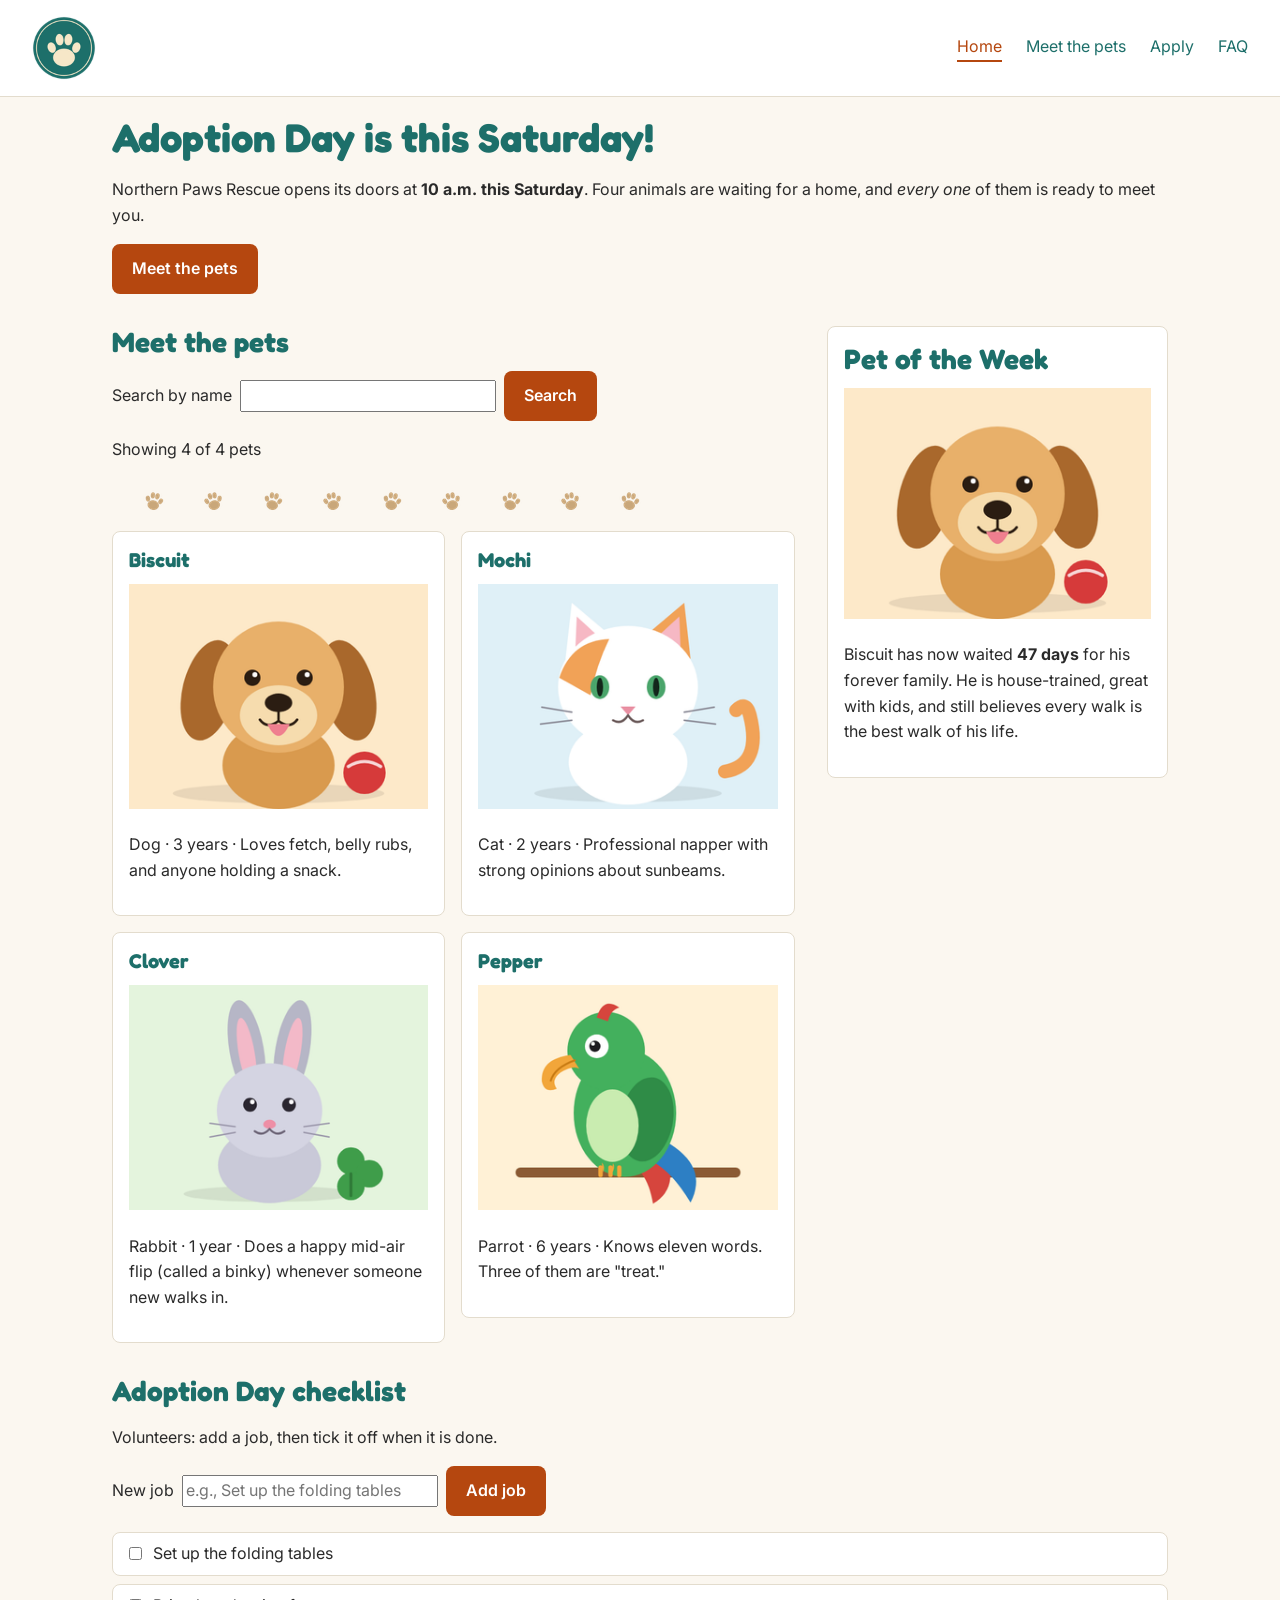
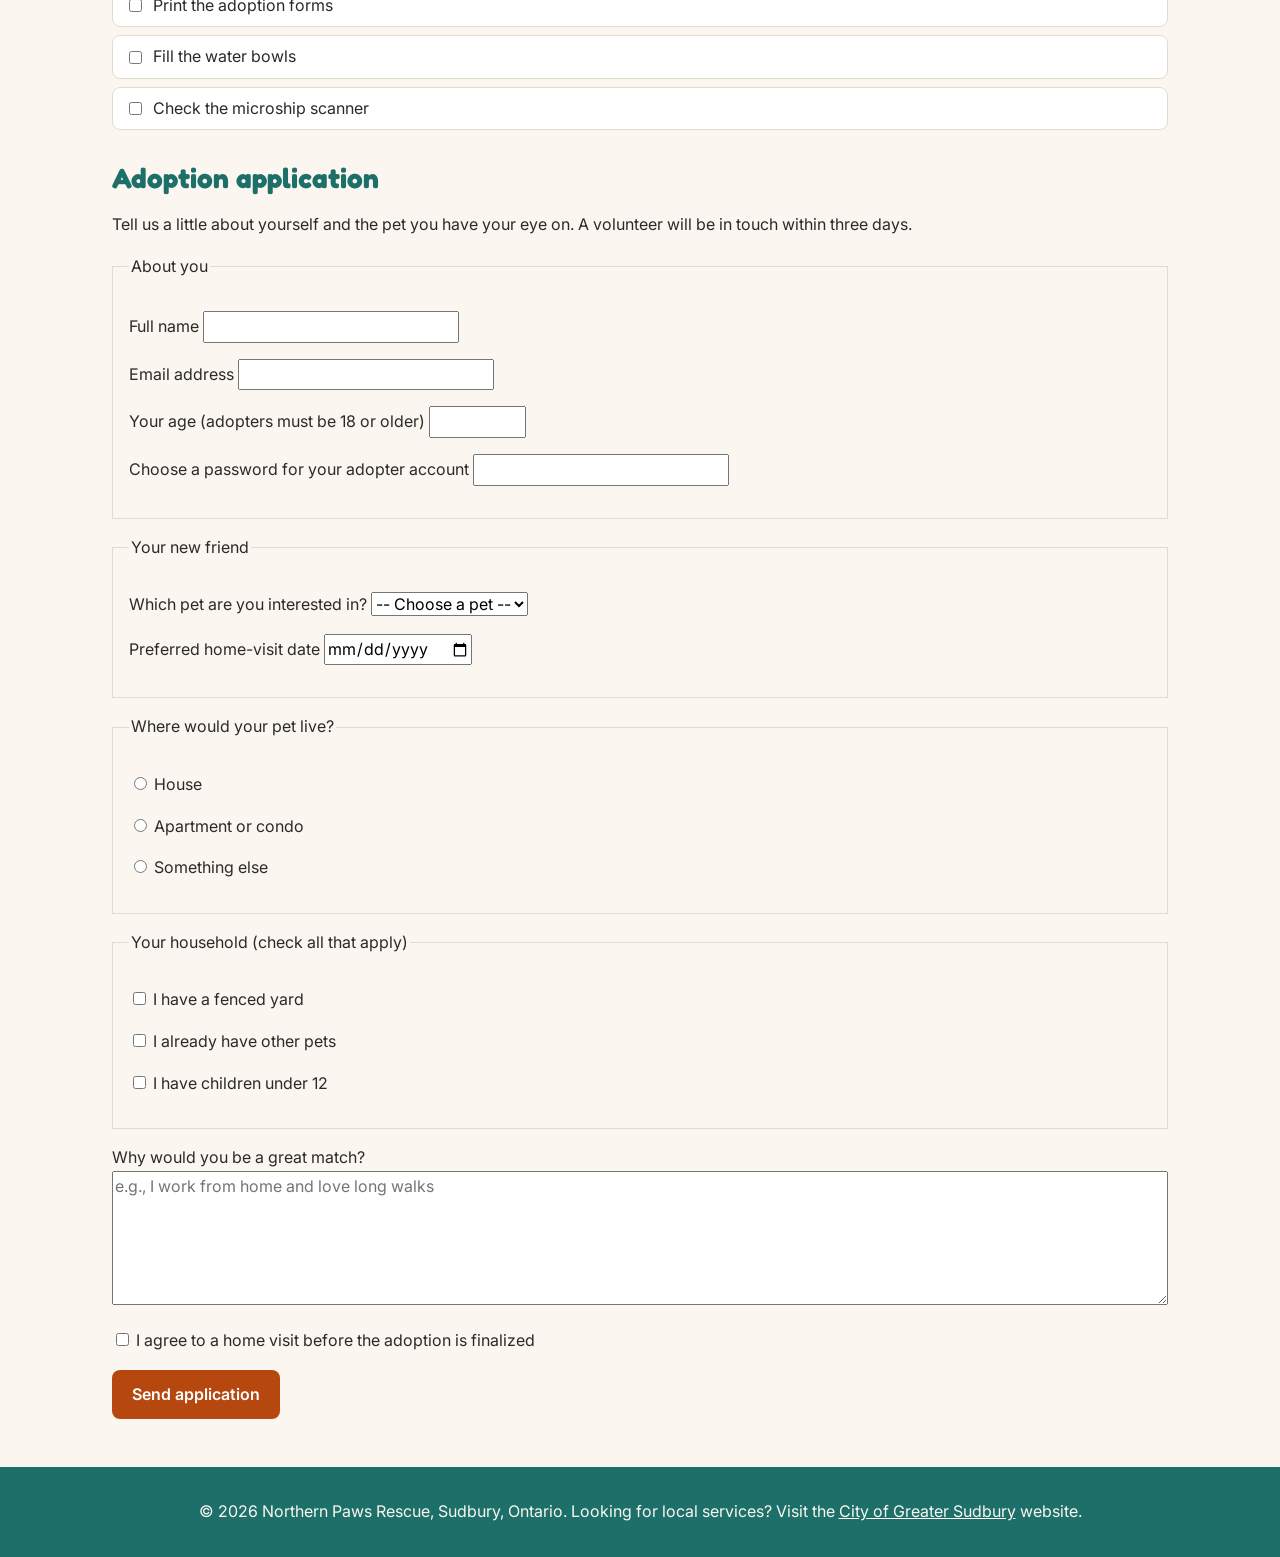
<file: index.html>
<!doctype html>
<html lang="en">
    <head>
        <meta charset="UTF-8" />
        <meta name="viewport" content="width=device-width, initial-scale=1.0" />
        <title>Northern Paws Rescue — Adoption Day</title>
        <link rel="preconnect" href="https://fonts.googleapis.com" />
        <link rel="preconnect" href="https://fonts.gstatic.com" crossorigin />
        <link
            href="https://fonts.googleapis.com/css2?family=Fredoka:wght@500;600&amp;family=Inter:wght@400;600&amp;display=swap"
            rel="stylesheet"
        />
        <link rel="stylesheet" href="styles.css" />
        <script src="script.js" defer></script>
        <script src="script.js" defer></script>
    </head>
    <body>
        <header>
            <img src="images/logo.png" alt="Northern Paws Rescue logo" />
            <nav>
                <a href="index.html" class="active">Home</a>
                <a href="#pets">Meet the pets</a>
                <a href="#apply">Apply</a>
                <a href="faq.html">FAQ</a>
            </nav>
        </header>

        <main>
            <section id="welcome">
                <h1>Adoption Day is this Saturday!</h1>
                <p>
                    Northern Paws Rescue opens its doors at
                    <strong>10 a.m. this Saturday</strong>. Four animals are
                    waiting for a home, and <em>every one</em> of them is ready
                    to meet you.
                </p>
                <a href="#pets" class="btn">Meet the pets</a>
            </section>

            <div class="showcase">
                <section id="pets">
                    <h2>Meet the pets</h2>
                    <form action="index.html#pets" method="get">
                        <label for="pet-search">Search by name</label>
                        <input type="text" id="pet-search" name="q" />
                        <button type="submit" class="btn">Search</button>
                    </form>
                    <p id="pet-count"></p>
                    <p id="no-results" class="hidden">
                        No pets match that name. Try “Mochi” or “Pepper”.
                    </p>
                    <img src="images/paw-divider.png" alt="" />
                    <ul class="pet-list">
                        <li>
                            <article class="card">
                                <h3>Biscuit</h3>
                                <img
                                    src="images/biscuit.png"
                                    alt="Biscuit, a golden dog with floppy ears, smiling beside a red ball"
                                />
                                <p>
                                    Dog · 3 years · Loves fetch, belly rubs, and
                                    anyone holding a snack.
                                </p>
                            </article>
                        </li>
                        <li>
                            <article class="card">
                                <h3>Mochi</h3>
                                <img
                                    src="images/mochi.png"
                                    alt="Mochi, a white cat with an orange patch over one ear and green eyes"
                                />
                                <p>
                                    Cat · 2 years · Professional napper with
                                    strong opinions about sunbeams.
                                </p>
                            </article>
                        </li>
                        <li>
                            <article class="card">
                                <h3>Clover</h3>
                                <img
                                    src="images/clover.png"
                                    alt="Clover, a gray rabbit with tall ears sitting beside a green clover leaf"
                                />
                                <p>
                                    Rabbit · 1 year · Does a happy mid-air flip
                                    (called a binky) whenever someone new walks
                                    in.
                                </p>
                            </article>
                        </li>
                        <li>
                            <article class="card">
                                <h3>Pepper</h3>
                                <img
                                    src="images/pepper.png"
                                    alt="Pepper, a green parrot with an orange beak perched on a branch"
                                />
                                <p>
                                    Parrot · 6 years · Knows eleven words. Three
                                    of them are "treat."
                                </p>
                            </article>
                        </li>
                    </ul>
                </section>

                <aside class="card">
                    <h2>Pet of the Week</h2>
                    <img
                        src="images/biscuit.png"
                        alt="Biscuit grinning happily, his red ball right beside him"
                    />
                    <p>
                        Biscuit has now waited <strong>47 days</strong> for his
                        forever family. He is house-trained, great with kids,
                        and still believes every walk is the best walk of his
                        life.
                    </p>
                </aside>
            </div>

            <section id="checklist-section">
                <h2>Adoption Day checklist</h2>
                <p>Volunteers: add a job, then tick it off when it is done.</p>
                <form id="checklist-form">
                    <label for="task-name">New job</label>
                    <input
                        type="text"
                        id="task-name"
                        name="taskName"
                        placeholder="e.g., Set up the folding tables"
                    />
                    <button type="submit" class="btn">Add job</button>
                </form>
                <p id="form-message" class="error"></p>
                <ul id="task-list"></ul>
            </section>

            <section id="apply">
                <h2>Adoption application</h2>
                <p>
                    Tell us a little about yourself and the pet you have your
                    eye on. A volunteer will be in touch within three days.
                </p>
                <form action="/applications" method="post">
                    <fieldset>
                        <legend>About you</legend>
                        <p>
                            <label for="full-name">Full name</label>
                            <input
                                type="text"
                                id="full-name"
                                name="fullName"
                                required
                            />
                        </p>
                        <p>
                            <label for="email">Email address</label>
                            <input
                                type="email"
                                id="email"
                                name="email"
                                required
                            />
                        </p>
                        <p>
                            <label for="age"
                                >Your age (adopters must be 18 or older)</label
                            >
                            <input
                                type="number"
                                id="age"
                                name="age"
                                min="18"
                                max="120"
                                required
                            />
                        </p>
                        <p>
                            <label for="password"
                                >Choose a password for your adopter
                                account</label
                            >
                            <input
                                type="password"
                                id="password"
                                name="password"
                                required
                            />
                        </p>
                    </fieldset>
                    <fieldset>
                        <legend>Your new friend</legend>
                        <p>
                            <label for="pet-choice"
                                >Which pet are you interested in?</label
                            >
                            <select id="pet-choice" name="pet" required>
                                <option value="">-- Choose a pet --</option>
                                <option value="biscuit">Biscuit (dog)</option>
                                <option value="mochi">Mochi (cat)</option>
                                <option value="clover">Clover (rabbit)</option>
                                <option value="pepper">Pepper (parrot)</option>
                                <option value="undecided">
                                    I am not sure yet
                                </option>
                            </select>
                        </p>
                        <p>
                            <label for="visit-date"
                                >Preferred home-visit date</label
                            >
                            <input
                                type="date"
                                id="visit-date"
                                name="visitDate"
                            />
                        </p>
                    </fieldset>
                    <fieldset>
                        <legend>Where would your pet live?</legend>
                        <p>
                            <input
                                type="radio"
                                id="home-house"
                                name="homeType"
                                value="house"
                                required
                            />
                            <label for="home-house">House</label>
                        </p>
                        <p>
                            <input
                                type="radio"
                                id="home-apartment"
                                name="homeType"
                                value="apartment"
                            />
                            <label for="home-apartment"
                                >Apartment or condo</label
                            >
                        </p>
                        <p>
                            <input
                                type="radio"
                                id="home-other"
                                name="homeType"
                                value="other"
                            />
                            <label for="home-other">Something else</label>
                        </p>
                    </fieldset>
                    <fieldset>
                        <legend>Your household (check all that apply)</legend>
                        <p>
                            <input
                                type="checkbox"
                                id="has-yard"
                                name="hasYard"
                                value="yes"
                            />
                            <label for="has-yard">I have a fenced yard</label>
                        </p>
                        <p>
                            <input
                                type="checkbox"
                                id="has-pets"
                                name="hasOtherPets"
                                value="yes"
                            />
                            <label for="has-pets"
                                >I already have other pets</label
                            >
                        </p>
                        <p>
                            <input
                                type="checkbox"
                                id="has-kids"
                                name="hasYoungKids"
                                value="yes"
                            />
                            <label for="has-kids"
                                >I have children under 12</label
                            >
                        </p>
                    </fieldset>
                    <p>
                        <label for="reason"
                            >Why would you be a great match?</label
                        >
                        <textarea
                            id="reason"
                            name="reason"
                            rows="5"
                            cols="40"
                            placeholder="e.g., I work from home and love long walks"
                        ></textarea>
                    </p>
                    <p>
                        <input
                            type="checkbox"
                            id="agree"
                            name="agreeToVisit"
                            value="yes"
                            required
                        />
                        <label for="agree"
                            >I agree to a home visit before the adoption is
                            finalized</label
                        >
                    </p>
                    <button type="submit" class="btn">Send application</button>
                </form>
            </section>
        </main>

        <footer>
            <p>
                &copy; 2026 Northern Paws Rescue, Sudbury, Ontario. Looking for
                local services? Visit the
                <a href="https://www.greatersudbury.ca/"
                    >City of Greater Sudbury</a
                >
                website.
            </p>
        </footer>
    </body>
</html>
</file>
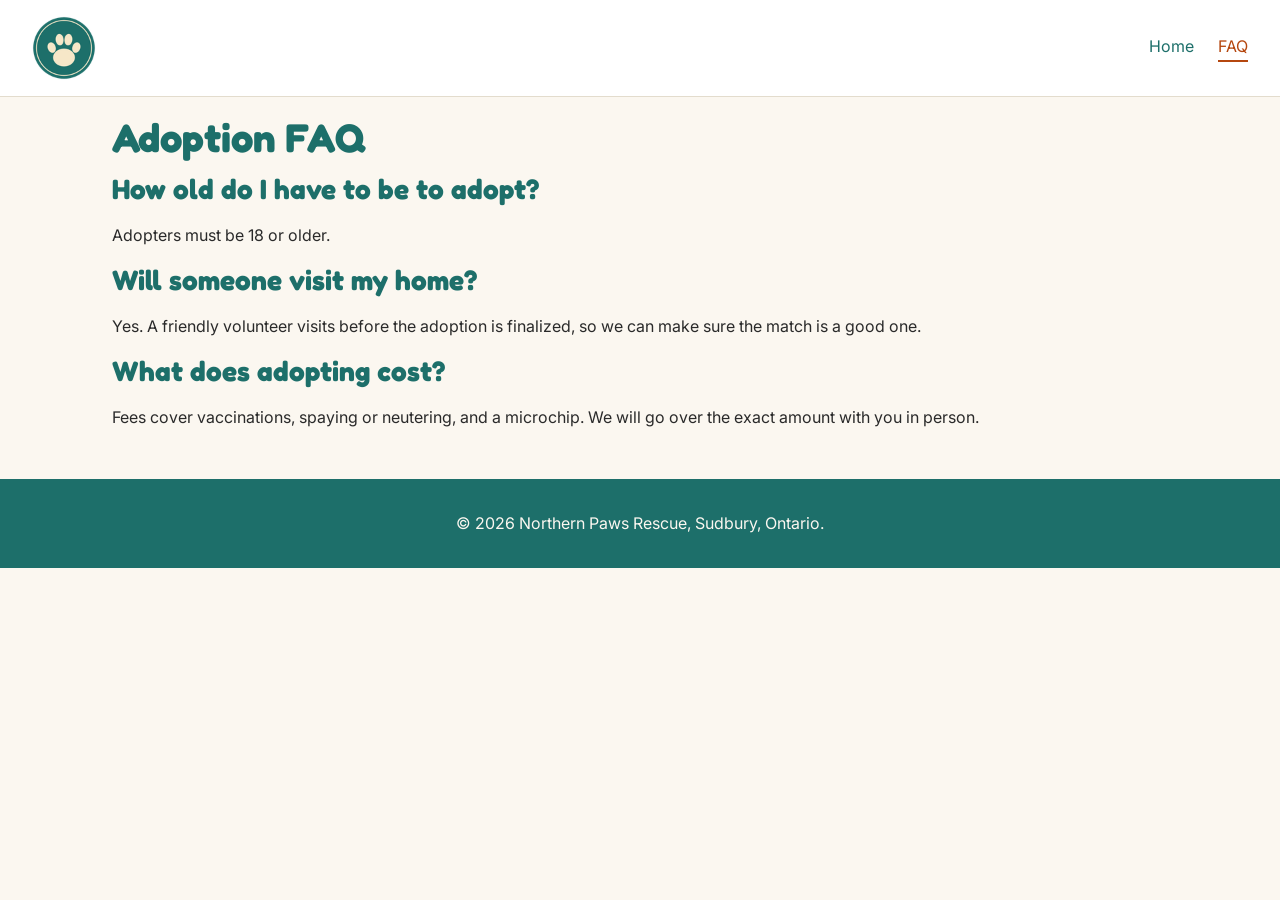
<file: faq.html>
<!doctype html>
<html lang="en">
    <head>
        <meta charset="UTF-8" />
        <meta name="viewport" content="width=device-width, initial-scale=1.0" />
        <title>Adoption FAQ — Northern Paws Rescue</title>
        <link rel="preconnect" href="https://fonts.googleapis.com" />
        <link rel="preconnect" href="https://fonts.gstatic.com" crossorigin />
        <link
            href="https://fonts.googleapis.com/css2?family=Fredoka:wght@500;600&amp;family=Inter:wght@400;600&amp;display=swap"
            rel="stylesheet"
        />
        <link rel="stylesheet" href="styles.css" />
    </head>
    <body>
        <header>
            <img src="images/logo.png" alt="Northern Paws Rescue logo" />
            <nav>
                <a href="index.html">Home</a>
                <a href="faq.html" class="active">FAQ</a>
            </nav>
        </header>

        <main>
            <section>
                <h1>Adoption FAQ</h1>
                <h2>How old do I have to be to adopt?</h2>
                <p>Adopters must be 18 or older.</p>
                <h2>Will someone visit my home?</h2>
                <p>
                    Yes. A friendly volunteer visits before the adoption is
                    finalized, so we can make sure the match is a good one.
                </p>
                <h2>What does adopting cost?</h2>
                <p>
                    Fees cover vaccinations, spaying or neutering, and a
                    microchip. We will go over the exact amount with you in
                    person.
                </p>
            </section>
        </main>

        <footer>
            <p>&copy; 2026 Northern Paws Rescue, Sudbury, Ontario.</p>
        </footer>
    </body>
</html>
</file>
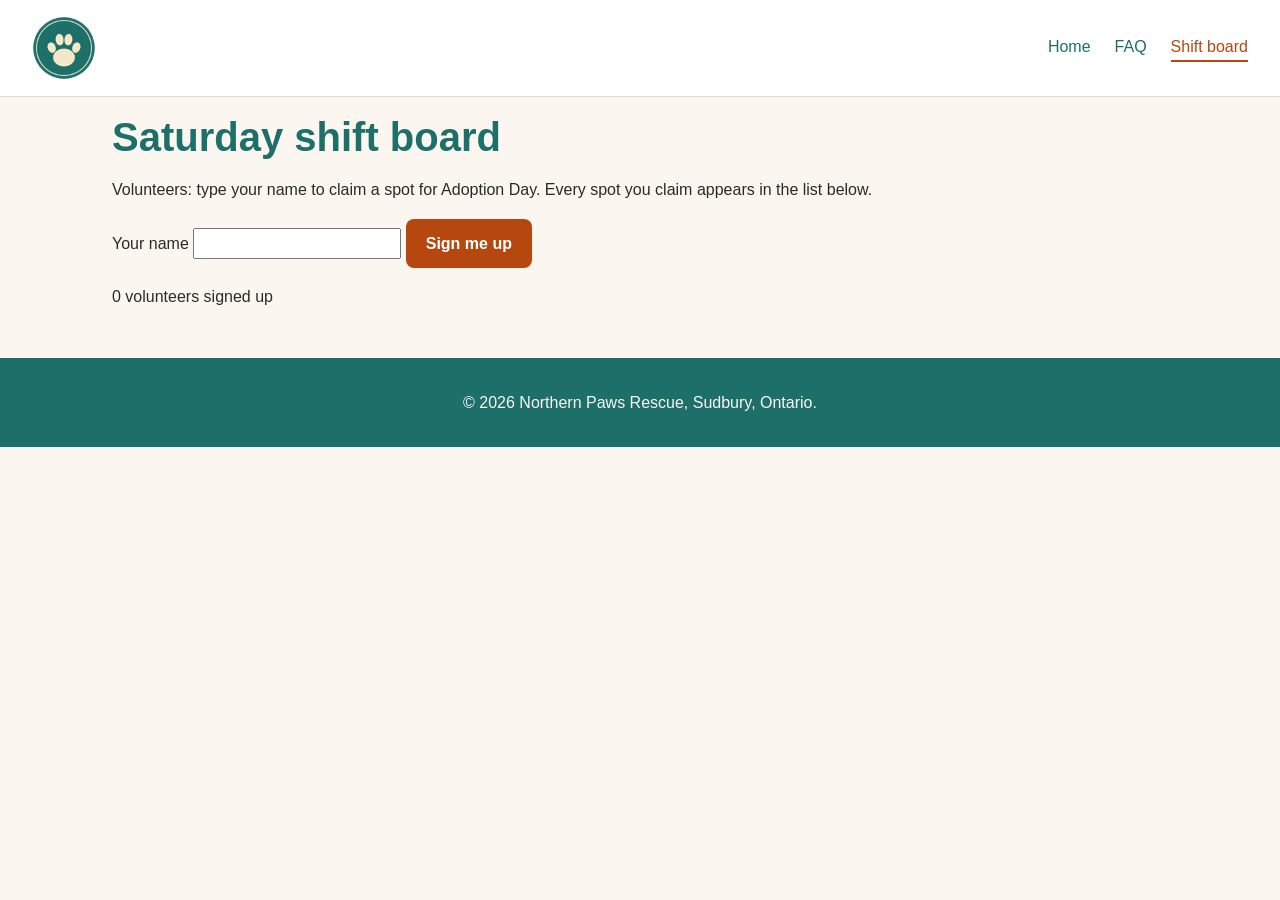
<file: shift-board.html>
<!doctype html>
<html lang="en">
    <head>
        <meta charset="UTF-8" />
        <meta name="viewport" content="width=device-width, initial-scale=1.0" />
        <title>Saturday Shift Board — Northern Paws Rescue</title>
        <link rel="stylesheet" href="styles.css" />
        <script src="shift-board.js" defer></script>
    </head>
    <body>
        <header>
            <img src="images/logo.png" alt="Northern Paws Rescue logo" />
            <nav>
                <a href="index.html">Home</a>
                <a href="faq.html">FAQ</a>
                <a href="shift-board.html" class="active">Shift board</a>
            </nav>
        </header>

        <main>
            <section id="shifts">
                <h1>Saturday shift board</h1>
                <p>
                    Volunteers: type your name to claim a spot for Adoption Day.
                    Every spot you claim appears in the list below.
                </p>
                <form id="shift-form">
                    <label for="volunteer-name">Your name</label>
                    <input
                        type="text"
                        id="volunteer-name"
                        name="volunteerName"
                    />
                    <button type="submit" class="btn">Sign me up</button>
                </form>
                <p id="shift-message" class="error"></p>
                <p id="signup-count">0 volunteers signed up</p>
                <ul id="shift-list"></ul>
            </section>
        </main>

        <footer>
            <p>&copy; 2026 Northern Paws Rescue, Sudbury, Ontario.</p>
        </footer>
    </body>
</html>
</file>
<file: styles.css>
/* Northern Paws Rescue — styles.css */

:root {
    --color-bg: #fbf7f0;
    --color-surface: #ffffff;
    --color-text: #2a2a2a;
    --color-primary: #1d6f6a;
    --color-accent: #b5470f;
    --color-accent-dark: #8f3809;
    --color-border: #e3dccd;
    --spacing-unit: 1rem;
    --radius: 0.5rem;
    --font-heading: "Fredoka", "Trebuchet MS", sans-serif;
    --font-body: "Inter", "Helvetica Neue", Arial, sans-serif;
}

* {
    box-sizing: border-box;
}

body {
    margin: 0;
    background-color: var(--color-bg);
    color: var(--color-text);
    font-family: var(--font-body);
    font-size: 1rem;
    line-height: 1.6;
}

img {
    max-width: 100%;
    height: auto;
}

h1,
h2,
h3 {
    margin: 0 0 0.75rem;
    font-family: var(--font-heading);
    line-height: 1.2;
    color: var(--color-primary);
}

h1 {
    font-size: 2rem;
}

h2 {
    font-size: 1.5rem;
}

h3 {
    font-size: 1.25rem;
}

a {
    color: var(--color-primary);
}

header {
    display: flex;
    flex-wrap: wrap;
    justify-content: space-between;
    align-items: center;
    gap: 1rem;
    padding: var(--spacing-unit);
    background-color: var(--color-surface);
    border-bottom: 1px solid var(--color-border);
}

header img {
    width: 4rem;
}

nav {
    display: flex;
    flex-wrap: wrap;
    gap: 0.5rem 1.5rem;
}

nav a {
    text-decoration: none;
    color: var(--color-primary);
}

#pets form {
    display: flex;
    flex-wrap: wrap;
    align-items: center;
    gap: 0.5rem;
    margin-bottom: 1rem;
}

main {
    max-width: 70rem;
    margin: 0 auto;
    padding: var(--spacing-unit);
}

section {
    margin-bottom: 2rem;
}

fieldset {
    margin: 0 0 1rem;
    padding: var(--spacing-unit);
    border: 1px solid var(--color-border);
}

input,
select,
textarea,
button {
    font: inherit;
}

textarea {
    width: 100%;
}

footer {
    padding: var(--spacing-unit);
    background-color: var(--color-primary);
    color: var(--color-bg);
    text-align: center;
}

footer a {
    color: var(--color-bg);
}

.btn {
    display: inline-block;
    padding: 0.75rem 1.25rem;
    background-color: var(--color-accent);
    color: #fff;
    border: 0;
    border-radius: var(--radius);
    font-weight: 600;
    text-decoration: none;
    cursor: pointer;
}

.btn:hover {
    background-color: var(--color-accent-dark);
}

.card {
    padding: var(--spacing-unit);
    background-color: var(--color-surface);
    border: 1px solid var(--color-border);
    border-radius: var(--radius);
}

.active {
    color: var(--color-accent);
    border-bottom: 2px solid var(--color-accent);
}

.pet-list {
    list-style: none;
    margin: 0;
    padding: 0;
    display: grid;
    grid-template-columns: 1fr;
    gap: var(--spacing-unit);
}

/* Helper classes used by the JavaScript in Class Activity 5 */
.hidden {
    display: none;
}

.error {
    margin: 0.5rem 0 0;
    color: #b00020;
    font-weight: 600;
}

#checklist-form {
    display: flex;
    flex-wrap: wrap;
    align-items: center;
    gap: 0.5rem;
}

#task-list {
    list-style: none;
    margin: 1rem 0 0;
    padding: 0;
}

#task-list li {
    margin-bottom: 0.5rem;
    padding: 0.5rem 0.75rem;
    background-color: var(--color-surface);
    border: 1px solid var(--color-border);
    border-radius: var(--radius);
}

#task-list label {
    display: flex;
    align-items: center;
    gap: 0.5rem;
    cursor: pointer;
}

.done span {
    color: #5f5f5f;
    text-decoration: line-through;
}

.showcase {
    display: grid;
    gap: 2rem;
}

@media (min-width: 768px) {
    h1 {
        font-size: 2.5rem;
    }

    h2 {
        font-size: 1.75rem;
    }

    header,
    main,
    footer {
        padding-left: 2rem;
        padding-right: 2rem;
    }

    .pet-list {
        grid-template-columns: repeat(2, 1fr);
    }
}

@media (min-width: 1024px) {
    .showcase {
        grid-template-columns: 2fr 1fr;
        align-items: start;
    }
}
</file>
